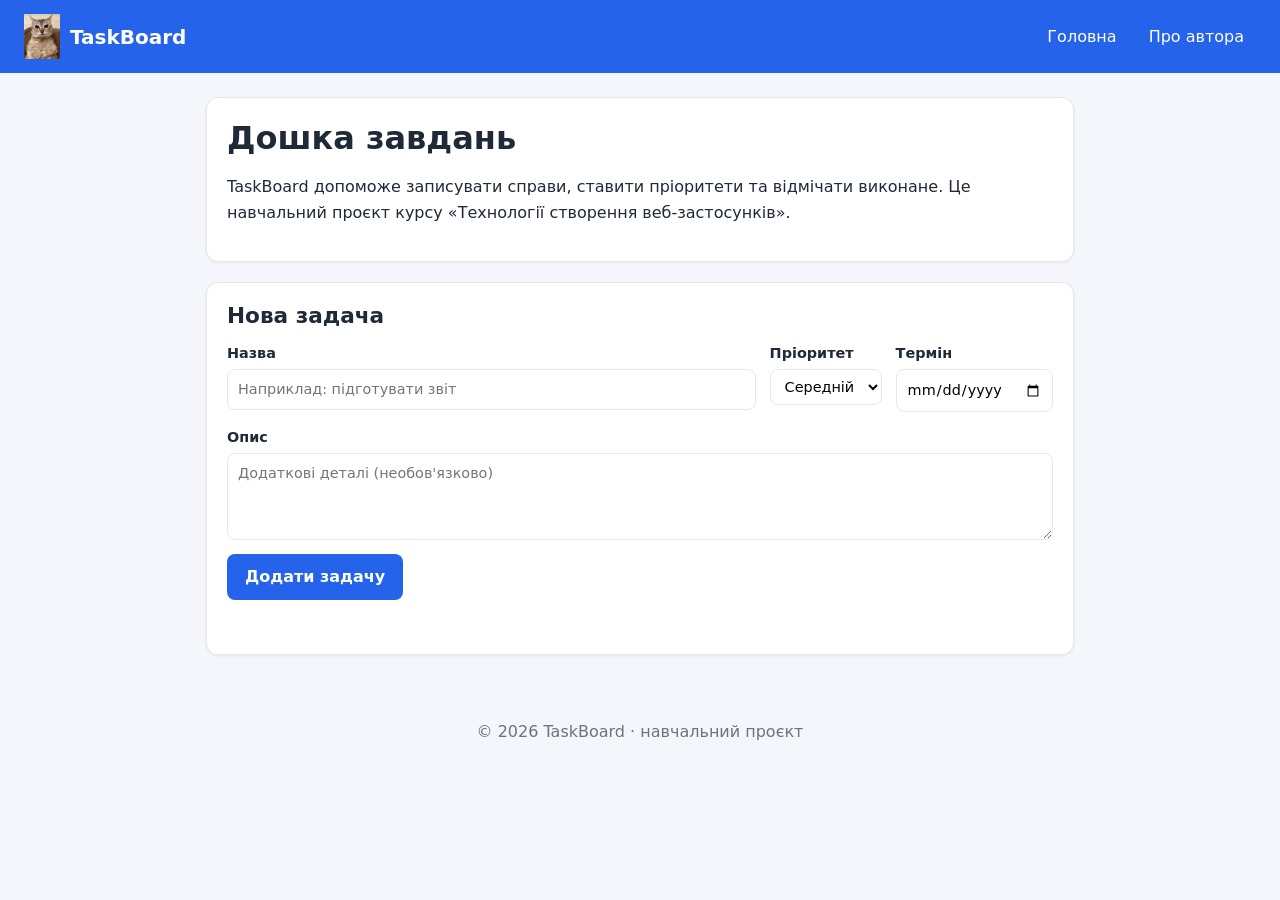
<file: index.html>
<!DOCTYPE html>
<html lang="uk">
<head>
  <meta charset="UTF-8">
  <meta name="viewport" content="width=device-width, initial-scale=1.0">
  <title>TaskBoard: дошка завдань</title>
  <link rel="stylesheet" href="style.css">
</head>
<body>
  <header class="site-header">
    <a class="brand" href="index.html">
      <img src="images/logo.png" alt="Логотип TaskBoard" width="36" height="36">
      <span>TaskBoard</span>
    </a>
    <nav class="nav">
      <a href="index.html">Головна</a>
      <a href="about.html">Про автора</a>
    </nav>
  </header>

  <main class="container">
    <section class="intro">
      <h1>Дошка завдань</h1>
      <p>TaskBoard допоможе записувати справи, ставити пріоритети та відмічати виконане. Це навчальний проєкт курсу «Технології створення веб-застосунків».</p>
    </section>

    <section class="card">
      <h2>Нова задача</h2>
      <form id="task-form" class="task-form">
        <div class="form-row">
          <label class="field grow">
            <span>Назва</span>
            <input type="text" id="title" name="title" placeholder="Наприклад: підготувати звіт" required maxlength="80">
          </label>
          <label class="field">
            <span>Пріоритет</span>
            <select id="priority" name="priority">
              <option value="low">Низький</option>
              <option value="medium" selected>Середній</option>
              <option value="high">Високий</option>
            </select>
          </label>
          <label class="field">
            <span>Термін</span>
            <input type="date" id="deadline" name="deadline">
          </label>
        </div>
        <label class="field">
          <span>Опис</span>
          <textarea id="description" name="description" rows="3" placeholder="Додаткові деталі (необов'язково)"></textarea>
        </label>
        <button type="submit" class="btn">Додати задачу</button>
        <p id="form-message" class="form-message" role="alert"></p>
      </form>
    </section>
  </main>

  <footer class="site-footer">
    <p>&copy; 2026 TaskBoard · навчальний проєкт</p>
  </footer>
</body>
</html>
</file>
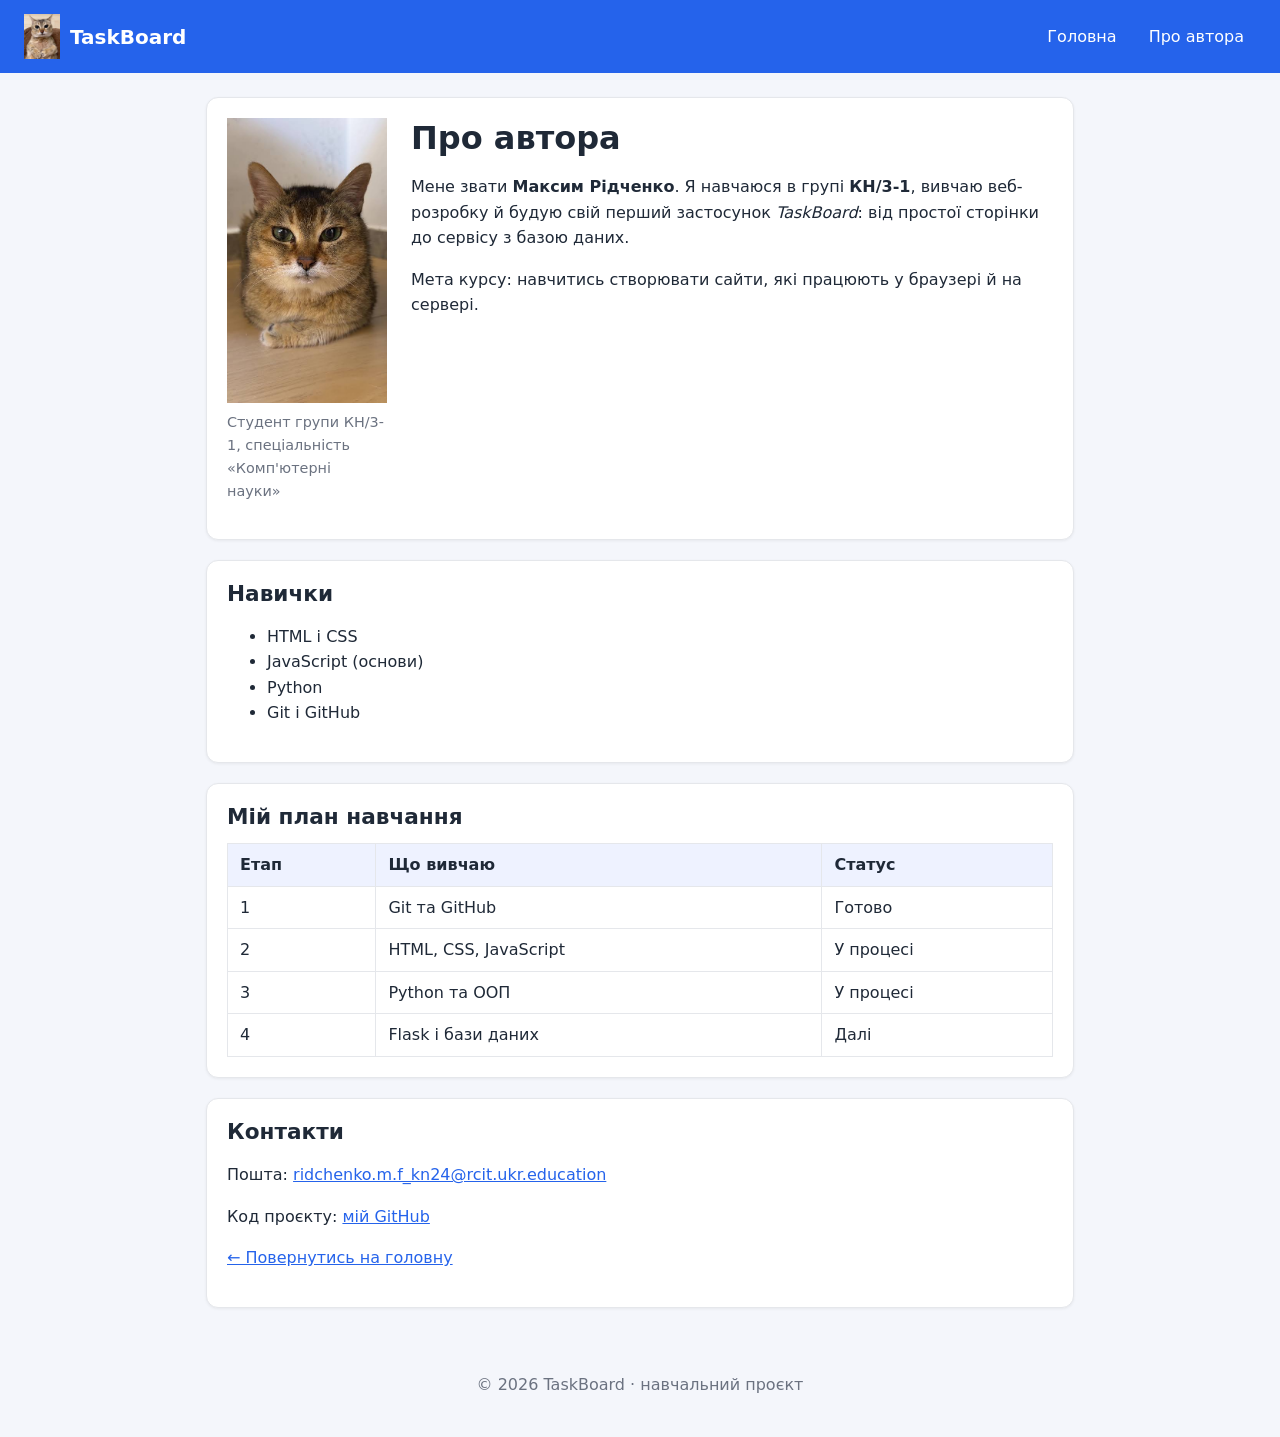
<file: about.html>
<!DOCTYPE html>
<html lang="uk">
<head>
  <meta charset="UTF-8">
  <meta name="viewport" content="width=device-width, initial-scale=1.0">
  <title>Про автора | TaskBoard</title>
  <link rel="stylesheet" href="style.css">
</head>
<body>
  <header class="site-header">
    <a class="brand" href="index.html">
      <img src="images/logo.png" alt="Логотип TaskBoard" width="36" height="36">
      <span>TaskBoard</span>
    </a>
    <nav class="nav">
      <a href="index.html">Головна</a>
      <a href="about.html">Про автора</a>
    </nav>
  </header>

  <main class="container">
    <article class="card profile">
      <figure>
        <img src="images/image.png" alt="Фото автора" width="160" height="160">
        <figcaption>Студент групи КН/3-1, спеціальність «Комп'ютерні науки»</figcaption>
      </figure>
      <div class="profile-text">
        <h1>Про автора</h1>
        <p>Мене звати <strong>Максим Рідченко</strong>. Я навчаюся в групі <strong>КН/3-1</strong>, вивчаю веб-розробку й будую свій перший застосунок <em>TaskBoard</em>: від простої сторінки до сервісу з базою даних.</p>
        <p>Мета курсу: навчитись створювати сайти, які працюють у браузері й на сервері.</p>
      </div>
    </article>

    <section class="card">
      <h2>Навички</h2>
      <ul>
        <li>HTML і CSS</li>
        <li>JavaScript (основи)</li>
        <li>Python</li>
        <li>Git і GitHub</li>
      </ul>
    </section>

    <section class="card">
      <h2>Мій план навчання</h2>
      <table>
        <thead>
          <tr>
            <th>Етап</th>
            <th>Що вивчаю</th>
            <th>Статус</th>
          </tr>
        </thead>
        <tbody>
          <tr>
            <td>1</td>
            <td>Git та GitHub</td>
            <td>Готово</td>
          </tr>
          <tr>
            <td>2</td>
            <td>HTML, CSS, JavaScript</td>
            <td>У процесі</td>
          </tr>
          <tr>
            <td>3</td>
            <td>Python та ООП</td>
            <td>У процесі</td>
          </tr>
          <tr>
            <td>4</td>
            <td>Flask і бази даних</td>
            <td>Далі</td>
          </tr>
        </tbody>
      </table>
    </section>

    <section class="card">
      <h2>Контакти</h2>
      <p>Пошта: <a href="mailto:ridchenko.m.f_kn24@rcit.ukr.education">ridchenko.m.f_kn24@rcit.ukr.education</a></p>
      <p>Код проєкту: <a href="https://github.com/ridchenkomfkn24-byte" target="_blank" rel="noopener">мій GitHub</a></p>
      <p><a href="index.html">&larr; Повернутись на головну</a></p>
    </section>
  </main>

  <footer class="site-footer">
    <p>&copy; 2026 TaskBoard · навчальний проєкт</p>
  </footer>
</body>
</html>
</file>
<file: style.css>
:root {
  --bg: #f4f6fb;
  --card: #ffffff;
  --text: #1f2937;
  --muted: #6b7280;
  --primary: #2563eb;
  --primary-dark: #1d4ed8;
  --border: #e5e7eb;
  --success: #16a34a;
  --danger: #dc2626;
  --warning: #d97706;
  --radius: 12px;
}

* {
  box-sizing: border-box;
}

body {
  margin: 0;
  font-family: system-ui, "Segoe UI", Roboto, Arial, sans-serif;
  line-height: 1.6;
  color: var(--text);
  background: var(--bg);
}

h1, h2 {
  line-height: 1.25;
  margin: 0 0 12px;
}

h1 { font-size: 2rem; }
h2 { font-size: 1.35rem; }

a { color: var(--primary); }
a:hover { color: var(--primary-dark); }

img { max-width: 100%; height: auto; }

/* Шапка сайту з Flexbox */
.site-header {
  background: var(--primary);
  color: #fff;
  padding: 14px 24px;
  display: flex;
  flex-wrap: wrap;
  align-items: center;
  justify-content: space-between;
  gap: 12px;
}

.brand {
  color: #fff;
  font-weight: 700;
  font-size: 1.25rem;
  text-decoration: none;
  display: flex;
  align-items: center;
  gap: 10px;
}

.nav {
  display: flex;
  gap: 8px;
}

.nav a {
  color: #fff;
  text-decoration: none;
  padding: 6px 12px;
  border-radius: 8px;
}

.nav a:hover {
  background: rgba(255, 255, 255, 0.2);
}

.container {
  max-width: 900px;
  margin: 24px auto;
  padding: 0 16px;
}

.card,
.intro {
  background: var(--card);
  border: 1px solid var(--border);
  border-radius: var(--radius);
  padding: 20px;
  margin-bottom: 20px;
  box-shadow: 0 1px 3px rgba(0, 0, 0, 0.06);
}

.site-footer {
  text-align: center;
  color: var(--muted);
  padding: 24px 16px;
}

table {
  border-collapse: collapse;
  width: 100%;
}

th, td {
  border: 1px solid var(--border);
  padding: 8px 12px;
  text-align: left;
}

th { background: #eef2ff; }

figure { margin: 0 0 16px; }
figcaption { color: var(--muted); font-size: 0.9rem; }

/* Flexbox для профілю (about.html) */
.profile {
  display: flex;
  gap: 24px;
  align-items: flex-start;
}

.profile figure { flex: 0 0 160px; }
.profile-text { flex: 1; }

/* Форма та поля */
.task-form {
  display: flex;
  flex-direction: column;
  gap: 14px;
}

.form-row {
  display: flex;
  flex-wrap: wrap;
  gap: 14px;
}

.field {
  display: flex;
  flex-direction: column;
  gap: 4px;
  font-weight: 600;
  font-size: 0.9rem;
}

.field.grow { flex: 1 1 260px; }

input[type="text"],
input[type="date"],
select,
textarea {
  font: inherit;
  font-weight: 400;
  padding: 8px 10px;
  border: 1px solid var(--border);
  border-radius: 8px;
  background: #fff;
}

input:focus,
select:focus,
textarea:focus {
  outline: 2px solid var(--primary);
  outline-offset: 1px;
}

.btn {
  align-self: flex-start;
  font: inherit;
  font-weight: 600;
  color: #fff;
  background: var(--primary);
  border: 0;
  border-radius: 8px;
  padding: 10px 18px;
  cursor: pointer;
}

.btn:hover { background: var(--primary-dark); }

.form-message {
  margin: 0;
  min-height: 1.4em;
  color: var(--danger);
  font-size: 0.9rem;
}

/* Медіа-запити для мобільних пристроїв */
@media (max-width: 600px) {
  .site-header {
    flex-direction: column;
    align-items: flex-start;
  }
  .profile {
    flex-direction: column;
  }
  .form-row {
    flex-direction: column;
  }
  .field.grow {
    flex: 0 0 auto;
  }
  .btn {
    align-self: stretch;
  }
  h1 {
    font-size: 1.6rem;
  }
}
</file>
